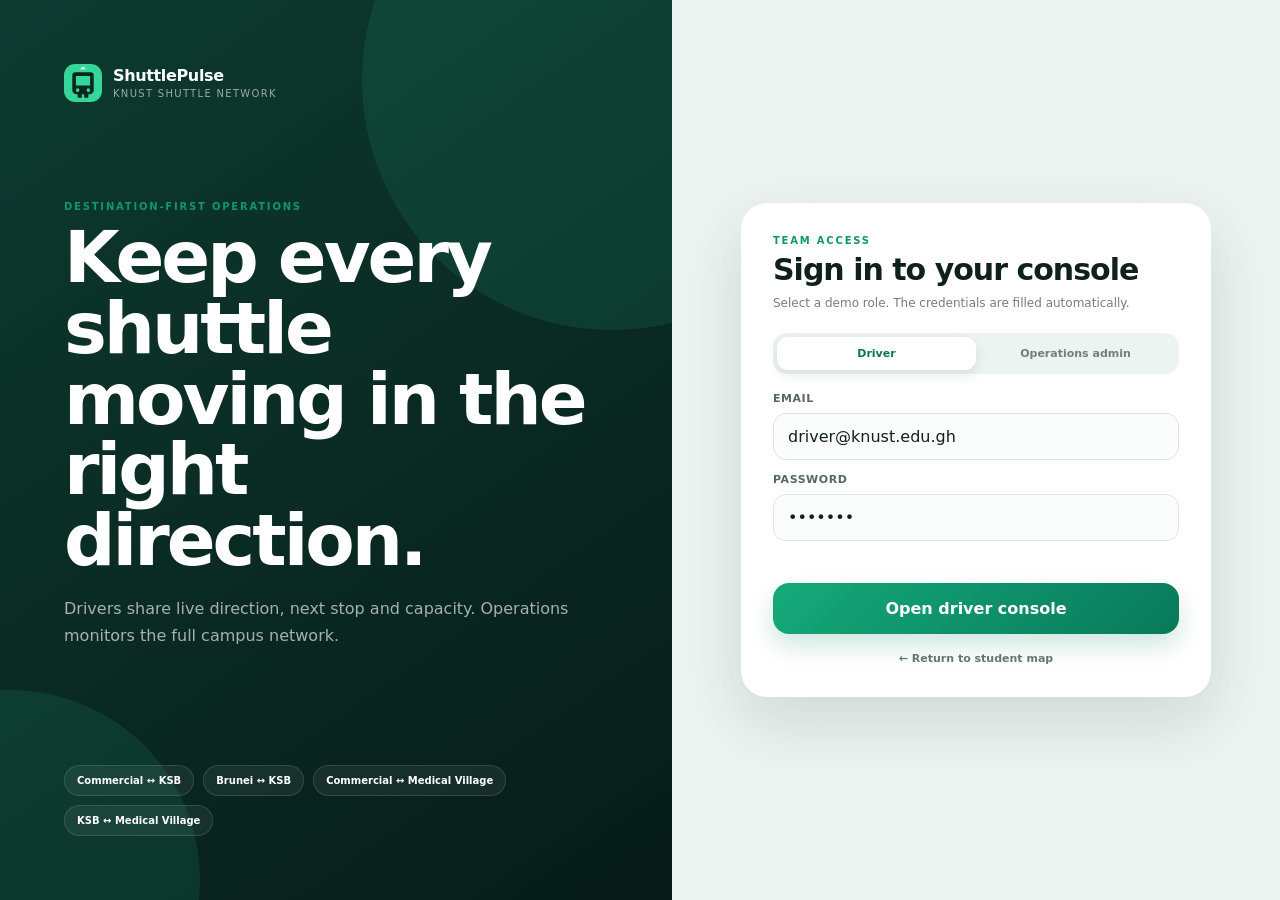
<file: login.html>
<!doctype html>
<html lang="en">
<head>
  <meta charset="utf-8" />
  <meta name="viewport" content="width=device-width, initial-scale=1, viewport-fit=cover" />
  <meta name="theme-color" content="#071b18" />
  <title>Team Sign In · ShuttlePulse</title>
  <link rel="icon" href="shuttle-app-icon.svg" type="image/svg+xml" />
  <link rel="stylesheet" href="shuttle-components.css" />
  <link rel="stylesheet" href="team-login.css" />
</head>
<body class="login-page">
  <main class="login-shell">
    <section class="login-story">
      <a class="brand inverse" href="index.html"><img src="shuttle-logo-mark.svg" alt="" /><span><strong>ShuttlePulse</strong><small>KNUST shuttle network</small></span></a>
      <div><span class="eyebrow">DESTINATION-FIRST OPERATIONS</span><h1>Keep every shuttle moving in the right direction.</h1><p>Drivers share live direction, next stop and capacity. Operations monitors the full campus network.</p></div>
      <div class="login-route-list"><span>Commercial ↔ KSB</span><span>Brunei ↔ KSB</span><span>Commercial ↔ Medical Village</span><span>KSB ↔ Medical Village</span></div>
    </section>

    <section class="login-form-side">
      <div class="login-card">
        <span class="eyebrow">TEAM ACCESS</span><h2>Sign in to your console</h2><p>Select a demo role. The credentials are filled automatically.</p>
        <div class="role-tabs"><button class="active" data-role="driver">Driver</button><button data-role="admin">Operations admin</button></div>
        <form id="loginForm">
          <input type="hidden" id="loginRole" value="driver" />
          <label class="field"><span>Email</span><input id="loginEmail" type="email" value="driver@knust.edu.gh" required /></label>
          <label class="field"><span>Password</span><input id="loginPassword" type="password" value="demo123" required /></label>
          <p id="loginError" class="login-error"></p>
          <button class="primary-button wide large" type="submit">Open driver console</button>
        </form>
        <a class="back-link" href="index.html">← Return to student map</a>
      </div>
    </section>
  </main>
  <div id="toastRegion" class="toast-region" aria-live="polite"></div>
  <script src="shuttle-core.js" defer></script>
  <script src="team-auth.js" defer></script>
</body>
</html>
</file>
<file: shuttle-components.css>
:root{
  --ink:#10211d;--muted:#6d7b76;--green:#11976d;--green-dark:#087052;--green-deep:#071b18;
  --surface:#fff;--surface-soft:#f3f7f5;--line:#dfe8e4;--blue:#2f80ed;--amber:#df941d;--red:#df5353;
  --shadow:0 20px 55px rgba(12,38,31,.14);--radius:22px
}
*{box-sizing:border-box}
html{font-family:Inter,ui-sans-serif,system-ui,-apple-system,BlinkMacSystemFont,"Segoe UI",sans-serif;color:var(--ink);background:#eef3f1}
body{margin:0}button,input,select,textarea{font:inherit}button,a,select{touch-action:manipulation}
button{transition:transform .16s ease,box-shadow .16s ease,background-color .16s ease,color .16s ease}
button:active{transform:scale(.97)}button:focus-visible,a:focus-visible,select:focus-visible,input:focus-visible,textarea:focus-visible{outline:3px solid rgba(47,128,237,.27);outline-offset:2px}
[hidden]{display:none!important}.sr-only{position:absolute;width:1px;height:1px;padding:0;margin:-1px;overflow:hidden;clip:rect(0,0,0,0);white-space:nowrap;border:0}
.brand{display:inline-flex;align-items:center;gap:11px;text-decoration:none;color:var(--ink)}.brand img{width:38px;height:38px}.brand span{display:grid;line-height:1}.brand strong{font-size:16px;letter-spacing:-.35px}.brand small{font-size:10px;letter-spacing:1.3px;text-transform:uppercase;color:var(--muted);margin-top:5px}.brand.inverse{color:#fff}.brand.inverse small{color:rgba(255,255,255,.58)}
.eyebrow{display:block;font-size:10px;letter-spacing:1.8px;font-weight:900;color:var(--green);text-transform:uppercase}
.primary-button,.secondary-button,.danger-button{border:0;border-radius:14px;padding:13px 18px;font-weight:850;cursor:pointer;text-align:center;text-decoration:none}.primary-button{background:linear-gradient(135deg,#15aa79,#08795a);color:#fff;box-shadow:0 12px 24px rgba(15,137,99,.2)}.primary-button:hover{transform:translateY(-1px);box-shadow:0 16px 28px rgba(15,137,99,.27)}.secondary-button{background:#edf4f1;color:#17473a}.danger-button{background:#df5555;color:#fff}.wide{width:100%}.large{padding:16px 20px;border-radius:16px}.quiet-button{border:0;background:transparent;color:inherit;font-weight:800;padding:9px 12px;border-radius:10px;cursor:pointer}.quiet-button:hover{background:rgba(255,255,255,.1)}
.field{display:grid;gap:8px}.field>span{font-size:11px;font-weight:850;color:#566861;text-transform:uppercase;letter-spacing:.55px}.field input,.field select,.field textarea{width:100%;border:1px solid #dce7e3;background:#fbfdfc;color:var(--ink);border-radius:13px;padding:13px 14px;outline:none}.field input:focus,.field select:focus,.field textarea:focus{border-color:#38b98e;box-shadow:0 0 0 4px rgba(34,171,126,.1);background:#fff}
.live-badge{display:inline-flex;align-items:center;gap:7px;padding:8px 11px;background:#e7f8f1;color:#0e7355;border-radius:999px;font-size:11px;font-weight:850}.live-badge i{width:7px;height:7px;background:#1aac78;border-radius:50%;box-shadow:0 0 0 5px rgba(26,172,120,.12);animation:pulseDot 1.8s infinite}.live-badge.muted{background:#eef2f0;color:#73817c}.live-badge.muted i{background:#97a39f;box-shadow:none;animation:none}@keyframes pulseDot{50%{box-shadow:0 0 0 9px rgba(26,172,120,0)}}
.toast-region{position:fixed;z-index:5000;right:18px;bottom:20px;display:grid;gap:10px;pointer-events:none}.toast{min-width:260px;max-width:380px;background:#10241f;color:#fff;border-radius:15px;padding:14px 16px;box-shadow:0 18px 45px rgba(0,0,0,.24);animation:toastIn .25s ease}.toast.success{background:#0d6a50}.toast.warning{background:#8c5f1c}.toast.error{background:#8b3535}.toast strong{display:block;font-size:13px}.toast span{display:block;font-size:12px;opacity:.76;margin-top:3px;line-height:1.45}.toast.leaving{opacity:0;transform:translateY(8px);transition:.25s}@keyframes toastIn{from{opacity:0;transform:translateY(10px) scale(.97)}}
.modal,.bottom-sheet,.side-drawer{position:fixed;inset:0;z-index:3000;pointer-events:none;visibility:hidden}.modal[aria-hidden="false"],.bottom-sheet[aria-hidden="false"],.side-drawer[aria-hidden="false"]{pointer-events:auto;visibility:visible}.modal-scrim,.sheet-scrim,.drawer-scrim{position:absolute;inset:0;background:rgba(3,18,15,.42);opacity:0;transition:.25s;backdrop-filter:blur(5px)}.modal[aria-hidden="false"] .modal-scrim,.bottom-sheet[aria-hidden="false"] .sheet-scrim,.side-drawer[aria-hidden="false"] .drawer-scrim{opacity:1}
.modal-card{position:absolute;left:50%;top:50%;width:min(480px,calc(100% - 28px));max-height:90vh;overflow:auto;background:#fff;border-radius:24px;padding:24px;transform:translate(-50%,-47%) scale(.96);opacity:0;transition:.25s;box-shadow:0 30px 80px rgba(0,0,0,.25)}.modal[aria-hidden="false"] .modal-card{transform:translate(-50%,-50%) scale(1);opacity:1}.modal-card header,.drawer-panel header{display:flex;justify-content:space-between;align-items:start;margin-bottom:20px}.modal-card h2,.drawer-panel h2{margin:4px 0 0;font-size:24px;letter-spacing:-.7px}.modal-card header button,.drawer-panel header button{border:0;background:#eff5f2;width:38px;height:38px;border-radius:12px;font-size:22px;cursor:pointer}
.report-options{display:grid;gap:10px;margin:18px 0}.report-option{display:flex;align-items:center;gap:12px;border:1px solid #dfe9e5;border-radius:15px;padding:13px;cursor:pointer}.report-option:has(input:checked){border-color:#1dac79;background:#effaf6;box-shadow:0 0 0 3px rgba(29,172,121,.09)}.report-option input{accent-color:#159d70}.report-option i{width:11px;height:11px;border-radius:50%;background:var(--status-color)}.report-option span{display:grid}.report-option strong{font-size:14px}.report-option small{color:#7d8b86;margin-top:2px}
.sheet-panel{position:absolute;left:50%;bottom:14px;width:min(620px,calc(100% - 24px));max-height:min(84vh,760px);overflow:auto;background:rgba(255,255,255,.98);border-radius:28px;padding:14px 24px 25px;box-shadow:0 30px 80px rgba(0,0,0,.24);transform:translate(-50%,110%);transition:.32s cubic-bezier(.2,.8,.2,1)}.bottom-sheet[aria-hidden="false"] .sheet-panel{transform:translate(-50%,0)}.sheet-handle{display:block;width:48px;height:5px;background:#d4dfdb;border:0;border-radius:99px;margin:2px auto 19px;cursor:pointer}.drawer-panel{position:absolute;right:0;top:0;height:100%;width:min(420px,92vw);background:#fff;padding:28px;overflow:auto;transform:translateX(105%);transition:.3s cubic-bezier(.2,.8,.2,1);box-shadow:-20px 0 60px rgba(0,0,0,.2)}.side-drawer[aria-hidden="false"] .drawer-panel{transform:translateX(0)}
.app-loader{position:fixed;inset:0;background:linear-gradient(180deg,#fbfcfb,#f0f4f2);z-index:6000;color:#0f241f;display:flex;gap:15px;align-items:center;justify-content:center;transition:.45s}.app-loader.hidden{opacity:0;visibility:hidden}.loader-logo{position:relative;width:68px;height:68px;border-radius:23px;background:linear-gradient(180deg,#18b07c,#0f805f);display:grid;place-items:center;box-shadow:0 22px 42px rgba(16,87,66,.2)}.loader-logo::after{content:"";position:absolute;inset:-9px;border-radius:29px;border:2px solid rgba(47,128,237,.18);animation:loaderHalo 1.7s infinite}.loader-logo img{width:40px;filter:brightness(0) invert(1)}.app-loader div:last-child{display:grid;gap:5px}.app-loader strong{font-size:21px}.app-loader span{font-size:12px;color:#65736e}@keyframes loaderHalo{0%{transform:scale(.86);opacity:.9}100%{transform:scale(1.12);opacity:0}}
.map-fallback{height:100%;display:grid;place-content:center;justify-items:center;text-align:center;padding:24px;background:radial-gradient(circle at 30% 20%,#fff,#edf3f0)}.map-fallback-icon{width:54px;height:54px;border-radius:18px;background:#e7f8f1;color:#087052;display:grid;place-items:center;font-size:26px}.map-fallback h2{margin:16px 0 7px}.map-fallback p{max-width:440px;color:var(--muted);line-height:1.6}
.empty-state{padding:18px;border-radius:16px;background:#f3f7f5;color:#687a74;font-size:13px;line-height:1.55;text-align:center}
@media(max-width:600px){.toast-region{left:14px;right:14px;bottom:86px}.toast{min-width:0;width:100%}.modal-card{padding:20px;border-radius:22px}.sheet-panel{bottom:0;width:100%;border-radius:26px 26px 0 0;padding-bottom:max(24px,env(safe-area-inset-bottom))}}
</file>
<file: team-login.css>
body.login-page{min-height:100vh;background:#edf3f0}.login-shell{min-height:100vh;display:grid;grid-template-columns:1.05fr .95fr}.login-story{position:relative;overflow:hidden;background:linear-gradient(145deg,#0d3b30,#071b18);color:#fff;padding:clamp(28px,5vw,70px);display:flex;flex-direction:column;justify-content:space-between}.login-story::before,.login-story::after{content:"";position:absolute;border-radius:50%;background:rgba(38,187,138,.12)}.login-story::before{width:500px;height:500px;right:-190px;top:-170px}.login-story::after{width:380px;height:380px;left:-180px;bottom:-170px}.login-story>*{position:relative;z-index:1}.login-story h1{font-size:clamp(42px,6vw,72px);line-height:.98;letter-spacing:-3px;max-width:720px;margin:10px 0 20px}.login-story p{max-width:590px;line-height:1.7;color:rgba(255,255,255,.64)}.login-route-list{display:flex;flex-wrap:wrap;gap:9px}.login-route-list span{padding:9px 12px;border:1px solid rgba(255,255,255,.13);border-radius:999px;background:rgba(255,255,255,.06);font-size:10px;font-weight:800}.login-form-side{display:grid;place-items:center;padding:26px}.login-card{width:min(470px,100%);background:#fff;border-radius:26px;padding:32px;box-shadow:0 24px 65px rgba(16,55,45,.14)}.login-card h2{font-size:30px;letter-spacing:-1px;margin:6px 0 7px}.login-card>p{font-size:12px;color:#72817b;line-height:1.55;margin:0 0 20px}.role-tabs{display:grid;grid-template-columns:1fr 1fr;background:#edf3f0;border-radius:14px;padding:4px;margin-bottom:18px}.role-tabs button{border:0;background:transparent;border-radius:11px;padding:10px;font-size:11px;font-weight:850;color:#708079;cursor:pointer}.role-tabs button.active{background:#fff;color:#0c7657;box-shadow:0 5px 13px rgba(16,55,45,.1)}#loginForm{display:grid;gap:13px}.login-error{min-height:16px;margin:0;color:#c84848;font-size:10px}.back-link{display:block;text-align:center;margin-top:18px;color:#65766f;text-decoration:none;font-size:11px;font-weight:800}.back-link:hover{color:#0b7959}
@media(max-width:850px){.login-shell{grid-template-columns:1fr}.login-story{min-height:320px}.login-story h1{font-size:46px;letter-spacing:-2px}.login-form-side{padding:18px}.login-card{margin-top:-48px;position:relative;z-index:3}}
@media(max-width:520px){.login-story{min-height:290px;padding:24px 18px}.login-story h1{font-size:38px}.login-story p,.login-route-list{display:none}.login-card{padding:23px;border-radius:22px}.login-card h2{font-size:26px}}
</file>
